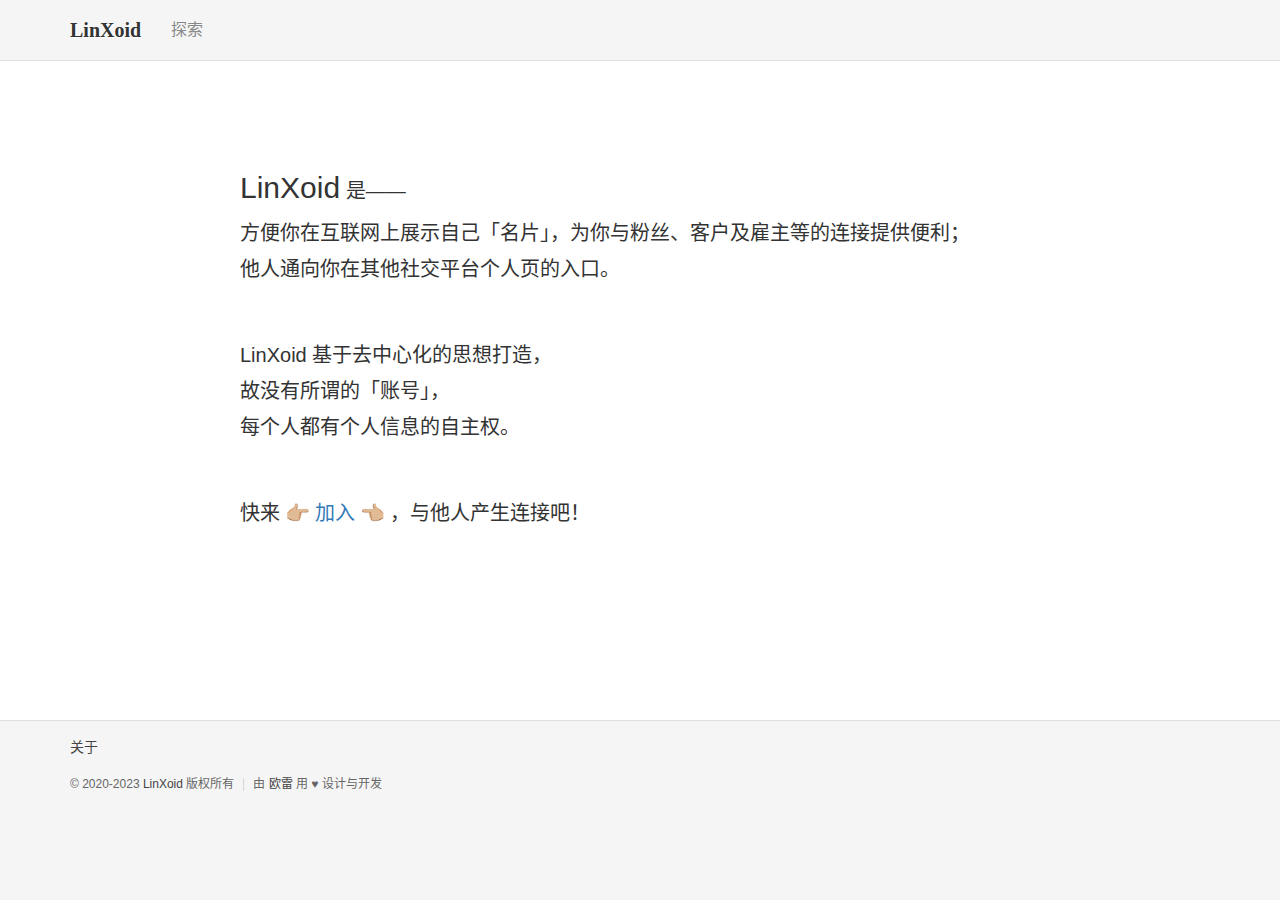
<file: index.html>
<!DOCTYPE html> <html lang="zh-CN" dir="ltr"> <head> <meta charset="UTF-8"> <!-- SEO --> <title>LinXoid - Linker between people</title> <meta property="og:title" content="LinXoid"> <link rel="canonical" href="https://linxoid.com/"> <meta property="og:url" content="https://linxoid.com/"> <meta property="og:site_name" content="LinXoid"> <script type="application/ld+json"> { "@context" : "http://schema.org", "@type" : "WebSite", "name" : "LinXoid", "url" : "https://linxoid.com" } </script> <meta property="og:type" content="article"> <meta property="article:published_time" content="2023-08-22T10:14:34+08:00"> <link rel="prev" href="https://linxoid.com/explore/" title="探索发现"> <script type="application/ld+json"> { "@context": "http://schema.org", "@type": "NewsArticle", "headline": null, "image": null, "datePublished": "2023-08-22T10:14:34+08:00", "description": null } </script> <link rel="author" href="https://linxoid.com"> <!-- 页面渲染兼容性 --> <meta http-equiv="X-UA-Compatible" content="IE=edge"> <meta name="renderer" content="webkit"> <meta name="viewport" content="width=device-width,initial-scale=1.0"> <!-- 订阅 --> <link type="application/atom+xml" rel="alternate" href="https://linxoid.com/atom.xml" title="LinXoid" /> <meta name="theme-color" content="#0871ab"> <link type="application/rss+xml" rel="alternate" href="///rss.xml" title="LinXoid"> <!-- 站点 icon --> <link rel="icon" href="/assets/favicon-3e749ca030e3b71eb2662d947c789061d2da9e0f4ee5f3360cfa9ccbe053c8ba.ico"> <!-- 静态资源 --> <link type="text/css" rel="stylesheet" href="/assets/disqusjs.min-b077139304675330d06888b873bd88158951637593a3c17c4674bc855caf71af.css"> <link type="text/css" rel="stylesheet" href="/assets/global-b623500154e70cdef18bd463a0ef409c46da6d1ad99756cf169ddb354874bcbc.css"> <link type="text/css" rel="stylesheet" href="/assets/share-2811f36e337fef8021089414f657904b7e88db17d8ecade0688c8c3f5e632a5c.css"><link type="text/css" rel="stylesheet" href="/assets/pages/index-6c2f76ee634c2484989c53e7cc2c913c3262b0ddffbb4b6e9c05a7a546740c6a.css"><link type="text/css" rel="stylesheet" href="/assets/pages/main-index-cbed18245ea3f2b9ba474d135f8c17a3b4e790d945fb40028595fa3df297dbe7.css"> <script type="text/javascript" src="/assets/global-b3a80dd53acf48ad7228d6fd741dba15d3845cbc3783bdbbf7244151a45628aa.js"></script> <!--[if lt IE 9]> <script type="text/javascript" src="/assets/support_ie8-e3b0c44298fc1c149afbf4c8996fb92427ae41e4649b934ca495991b7852b855.js"></script> <![endif]--> </head> <body class="Page" itemscope itemtype="http://schema.org/WebPage"> <header class="Page-header"> <div class="navbar navbar-static-top"> <div class="container"> <div class="navbar-header"> <button class="navbar-toggle collapsed" type="button" data-target=".Page-navs" data-toggle="collapse"> <span class="sr-only">切换导航</span> <span class="icon-bar"></span> <span class="icon-bar"></span> <span class="icon-bar"></span> </button> <a href="/" class="navbar-brand" title="回到首页">LinXoid</a> </div> <!-- 导航 --> <nav class="Page-navs navbar-collapse collapse"> <ul class="nav navbar-nav"> <li><a href="/explore/">探索</a></li> </ul> </nav> </div> </div> </header> <main class="Page-content"> <div class="container"> <article class="Page-main"> <div> <p><span class="BrandName">LinXoid</span> 是——<br>方便你在互联网上展示自己「名片」，为你与粉丝、客户及雇主等的连接提供便利；<br>他人通向你在其他社交平台个人页的入口。</p> <p>LinXoid 基于去中心化的思想打造，<br>故没有所谓的「账号」，<br>每个人都有个人信息的自主权。</p> <p>快来<a class="JoinLink" href="https://meta.linxoid.com/guides/" target="_blank" rel="external nofollow">加入</a>，与他人产生连接吧！</p> </div> </article> </div> </main> <footer class="Page-footer Footer"> <div class="container"> <div class="Footer-description"> <!-- 重要链接 --> <nav class="Footer-navs"> <ul> <li><a href="/about/"><span>关于</span></a></li> </ul> </nav> <!-- 网站版权 --> <div class="Footer-copyright"> <p>&copy; 2020-2023 <a href="/">LinXoid</a> 版权所有</p> <p>由 <a href="https://ourai.ws/" title="访问「欧雷流」" target="_blank" rel="external nofollow">欧雷</a> 用 ♥ 设计与开发</p> </div> </div> </div> </footer> <script type="text/javascript" src="/assets/share.min-3155ee636b84a04d036e0f1ba833227d3fd03a4c58a6f2e21c9ceb1c5d0198c7.js"></script><script type="text/javascript" src="/assets/components-a266f21fe1dfd61bebf40e74872cbf901eb3e201f7d33e9e5d5af9a55f4b24ea.js"></script> </body> </html>
</file>
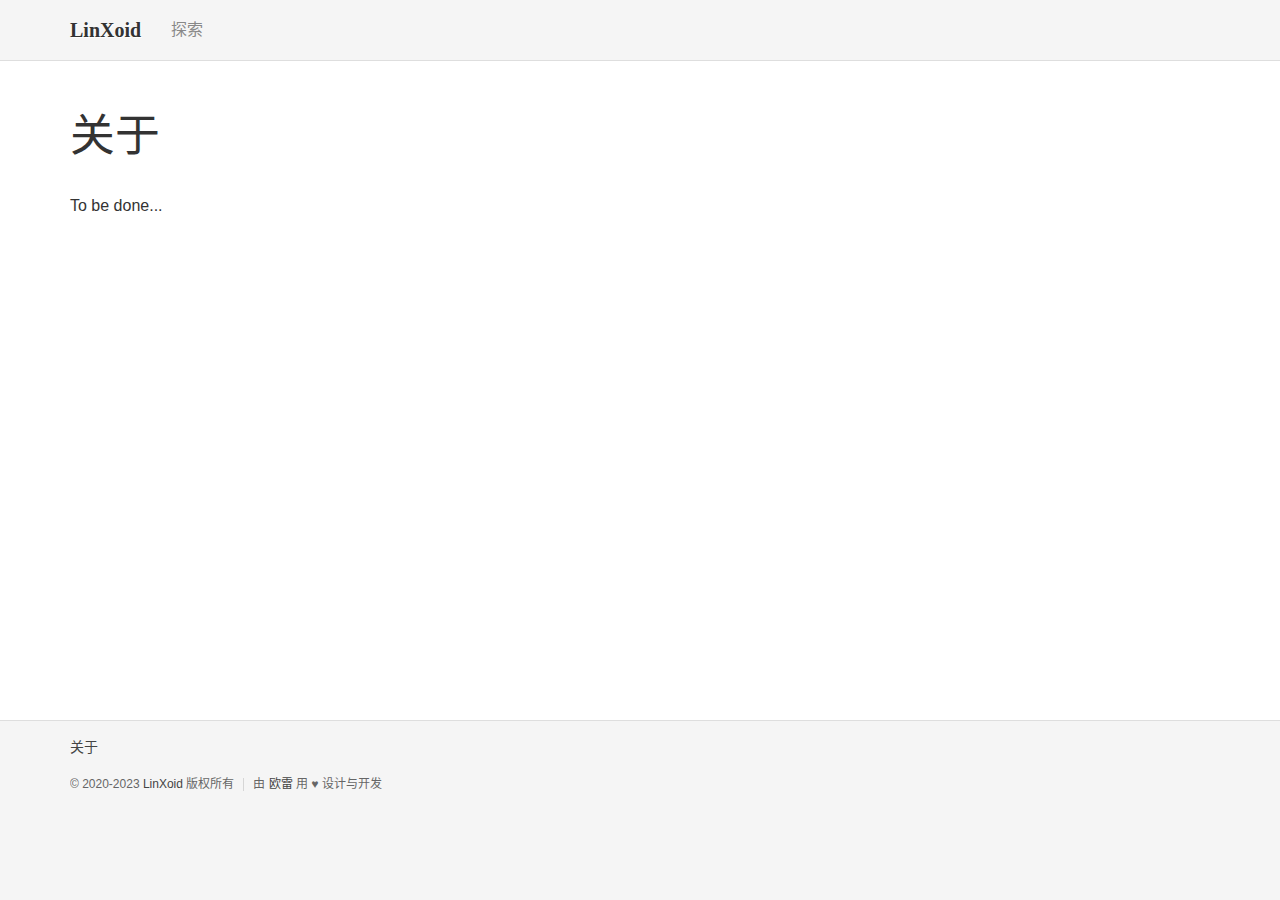
<file: about/index.html>
<!DOCTYPE html> <html lang="zh-CN" dir="ltr"> <head> <meta charset="UTF-8"> <!-- SEO --> <title>关于</title> <meta property="og:title" content="关于"> <meta name="description" content="To be done..."> <meta property="og:description" content="To be done..."> <link rel="canonical" href="https://linxoid.com/about/"> <meta property="og:url" content="https://linxoid.com/about/"> <meta property="og:site_name" content="LinXoid"> <script type="application/ld+json"> { "@context" : "http://schema.org", "@type" : "WebSite", "name" : "LinXoid", "url" : "https://linxoid.com" } </script> <meta property="og:type" content="article"> <meta property="article:published_time" content="2023-08-22T10:14:34+08:00"> <link rel="next" href="https://linxoid.com/categories/" title="文章类别"> <link rel="prev" href="https://linxoid.com/404.html" title="警察局"> <script type="application/ld+json"> { "@context": "http://schema.org", "@type": "NewsArticle", "headline": "关于", "image": null, "datePublished": "2023-08-22T10:14:34+08:00", "description": "To be done..." } </script> <link rel="author" href="https://linxoid.com"> <!-- 页面渲染兼容性 --> <meta http-equiv="X-UA-Compatible" content="IE=edge"> <meta name="renderer" content="webkit"> <meta name="viewport" content="width=device-width,initial-scale=1.0"> <!-- 订阅 --> <link type="application/atom+xml" rel="alternate" href="https://linxoid.com/atom.xml" title="LinXoid" /> <meta name="theme-color" content="#0871ab"> <link type="application/rss+xml" rel="alternate" href="///rss.xml" title="LinXoid"> <!-- 站点 icon --> <link rel="icon" href="/assets/favicon-3e749ca030e3b71eb2662d947c789061d2da9e0f4ee5f3360cfa9ccbe053c8ba.ico"> <!-- 静态资源 --> <link type="text/css" rel="stylesheet" href="/assets/disqusjs.min-b077139304675330d06888b873bd88158951637593a3c17c4674bc855caf71af.css"> <link type="text/css" rel="stylesheet" href="/assets/global-b623500154e70cdef18bd463a0ef409c46da6d1ad99756cf169ddb354874bcbc.css"> <link type="text/css" rel="stylesheet" href="/assets/share-2811f36e337fef8021089414f657904b7e88db17d8ecade0688c8c3f5e632a5c.css"> <script type="text/javascript" src="/assets/global-b3a80dd53acf48ad7228d6fd741dba15d3845cbc3783bdbbf7244151a45628aa.js"></script> <!--[if lt IE 9]> <script type="text/javascript" src="/assets/support_ie8-e3b0c44298fc1c149afbf4c8996fb92427ae41e4649b934ca495991b7852b855.js"></script> <![endif]--> </head> <body class="Page" itemscope itemtype="http://schema.org/WebPage"> <header class="Page-header"> <div class="navbar navbar-static-top"> <div class="container"> <div class="navbar-header"> <button class="navbar-toggle collapsed" type="button" data-target=".Page-navs" data-toggle="collapse"> <span class="sr-only">切换导航</span> <span class="icon-bar"></span> <span class="icon-bar"></span> <span class="icon-bar"></span> </button> <a href="/" class="navbar-brand" title="回到首页">LinXoid</a> </div> <!-- 导航 --> <nav class="Page-navs navbar-collapse collapse"> <ul class="nav navbar-nav"> <li><a href="/explore/">探索</a></li> </ul> </nav> </div> </div> </header> <main class="Page-content"> <!-- 内容主体 --> <div class="container"> <article class="Page-main Article"> <header class="Article-header"> <h1 class="Article-title">关于</h1> </header> <div class="Article-content col-md-9"><p>To be done...</p> </div> </article> </div> </main> <footer class="Page-footer Footer"> <div class="container"> <div class="Footer-description"> <!-- 重要链接 --> <nav class="Footer-navs"> <ul> <li><a href="/about/"><span>关于</span></a></li> </ul> </nav> <!-- 网站版权 --> <div class="Footer-copyright"> <p>&copy; 2020-2023 <a href="/">LinXoid</a> 版权所有</p> <p>由 <a href="https://ourai.ws/" title="访问「欧雷流」" target="_blank" rel="external nofollow">欧雷</a> 用 ♥ 设计与开发</p> </div> </div> </div> </footer> <script type="text/javascript" src="/assets/share.min-3155ee636b84a04d036e0f1ba833227d3fd03a4c58a6f2e21c9ceb1c5d0198c7.js"></script><script type="text/javascript" src="/assets/components-a266f21fe1dfd61bebf40e74872cbf901eb3e201f7d33e9e5d5af9a55f4b24ea.js"></script> </body> </html>
</file>
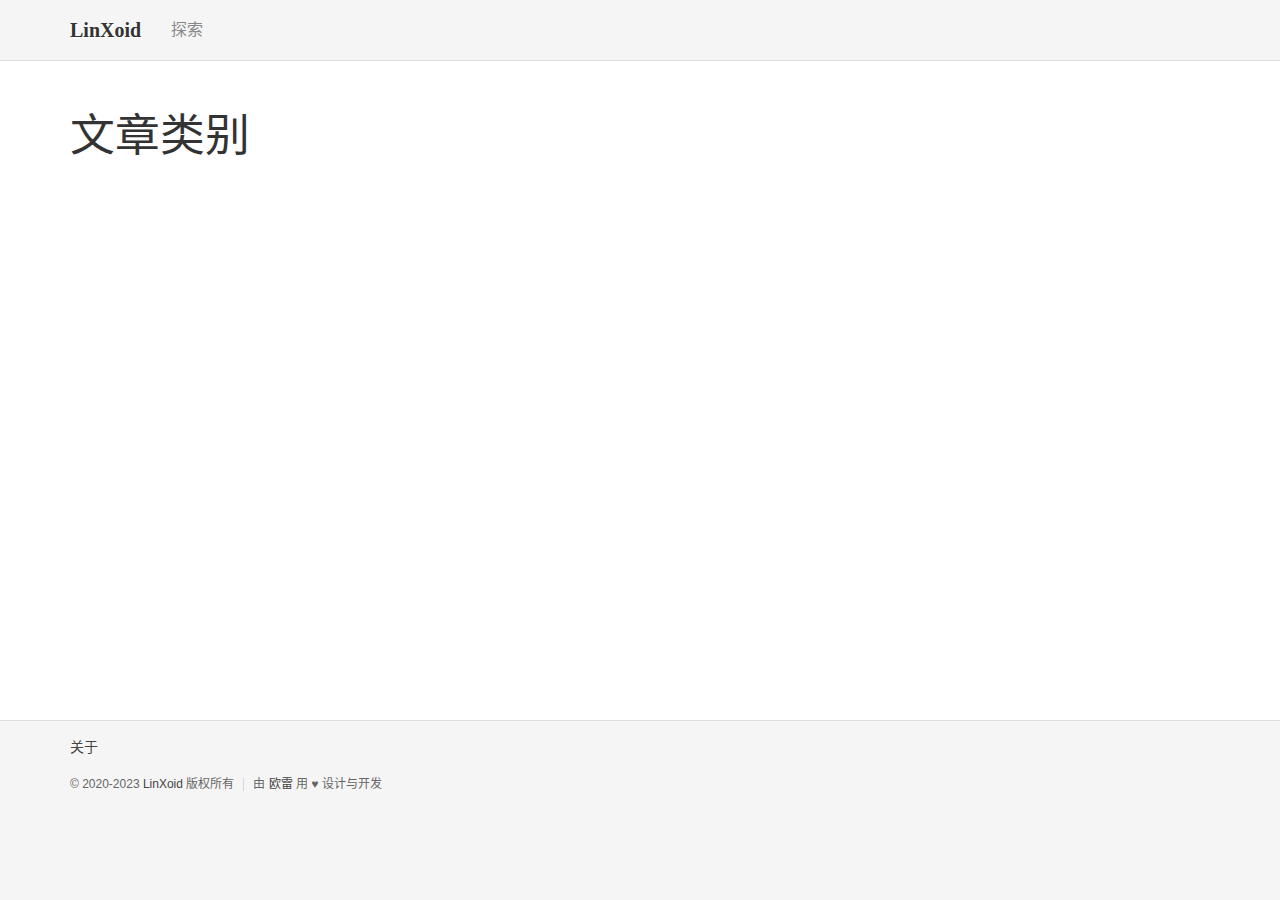
<file: categories/index.html>
<!DOCTYPE html> <html lang="zh-CN" dir="ltr"> <head> <meta charset="UTF-8"> <!-- SEO --> <title>文章类别</title> <meta property="og:title" content="文章类别"> <meta name="description" content=""> <meta property="og:description" content=""> <link rel="canonical" href="https://linxoid.com/categories/"> <meta property="og:url" content="https://linxoid.com/categories/"> <meta property="og:site_name" content="LinXoid"> <script type="application/ld+json"> { "@context" : "http://schema.org", "@type" : "WebSite", "name" : "LinXoid", "url" : "https://linxoid.com" } </script> <meta property="og:type" content="article"> <meta property="article:published_time" content="2023-08-22T10:14:34+08:00"> <link rel="next" href="https://linxoid.com/explore/" title="探索发现"> <link rel="prev" href="https://linxoid.com/about/" title="关于"> <script type="application/ld+json"> { "@context": "http://schema.org", "@type": "NewsArticle", "headline": "文章类别", "image": null, "datePublished": "2023-08-22T10:14:34+08:00", "description": "" } </script> <link rel="author" href="https://linxoid.com"> <!-- 页面渲染兼容性 --> <meta http-equiv="X-UA-Compatible" content="IE=edge"> <meta name="renderer" content="webkit"> <meta name="viewport" content="width=device-width,initial-scale=1.0"> <!-- 订阅 --> <link type="application/atom+xml" rel="alternate" href="https://linxoid.com/atom.xml" title="LinXoid" /> <meta name="theme-color" content="#0871ab"> <link type="application/rss+xml" rel="alternate" href="///rss.xml" title="LinXoid"> <!-- 站点 icon --> <link rel="icon" href="/assets/favicon-3e749ca030e3b71eb2662d947c789061d2da9e0f4ee5f3360cfa9ccbe053c8ba.ico"> <!-- 静态资源 --> <link type="text/css" rel="stylesheet" href="/assets/disqusjs.min-b077139304675330d06888b873bd88158951637593a3c17c4674bc855caf71af.css"> <link type="text/css" rel="stylesheet" href="/assets/global-b623500154e70cdef18bd463a0ef409c46da6d1ad99756cf169ddb354874bcbc.css"> <link type="text/css" rel="stylesheet" href="/assets/share-2811f36e337fef8021089414f657904b7e88db17d8ecade0688c8c3f5e632a5c.css"> <script type="text/javascript" src="/assets/global-b3a80dd53acf48ad7228d6fd741dba15d3845cbc3783bdbbf7244151a45628aa.js"></script> <!--[if lt IE 9]> <script type="text/javascript" src="/assets/support_ie8-e3b0c44298fc1c149afbf4c8996fb92427ae41e4649b934ca495991b7852b855.js"></script> <![endif]--> </head> <body class="Page" itemscope itemtype="http://schema.org/WebPage"> <header class="Page-header"> <div class="navbar navbar-static-top"> <div class="container"> <div class="navbar-header"> <button class="navbar-toggle collapsed" type="button" data-target=".Page-navs" data-toggle="collapse"> <span class="sr-only">切换导航</span> <span class="icon-bar"></span> <span class="icon-bar"></span> <span class="icon-bar"></span> </button> <a href="/" class="navbar-brand" title="回到首页">LinXoid</a> </div> <!-- 导航 --> <nav class="Page-navs navbar-collapse collapse"> <ul class="nav navbar-nav"> <li><a href="/explore/">探索</a></li> </ul> </nav> </div> </div> </header> <main class="Page-content"> <!-- 内容主体 --> <div class="container"> <article class="Page-main Article"> <header class="Article-header"> <h1 class="Article-title">文章类别</h1> </header> <div class="Article-content col-md-9"> <section> <ul> </ul> </section> </div> </article> </div> </main> <footer class="Page-footer Footer"> <div class="container"> <div class="Footer-description"> <!-- 重要链接 --> <nav class="Footer-navs"> <ul> <li><a href="/about/"><span>关于</span></a></li> </ul> </nav> <!-- 网站版权 --> <div class="Footer-copyright"> <p>&copy; 2020-2023 <a href="/">LinXoid</a> 版权所有</p> <p>由 <a href="https://ourai.ws/" title="访问「欧雷流」" target="_blank" rel="external nofollow">欧雷</a> 用 ♥ 设计与开发</p> </div> </div> </div> </footer> <script type="text/javascript" src="/assets/share.min-3155ee636b84a04d036e0f1ba833227d3fd03a4c58a6f2e21c9ceb1c5d0198c7.js"></script><script type="text/javascript" src="/assets/components-a266f21fe1dfd61bebf40e74872cbf901eb3e201f7d33e9e5d5af9a55f4b24ea.js"></script> </body> </html>
</file>
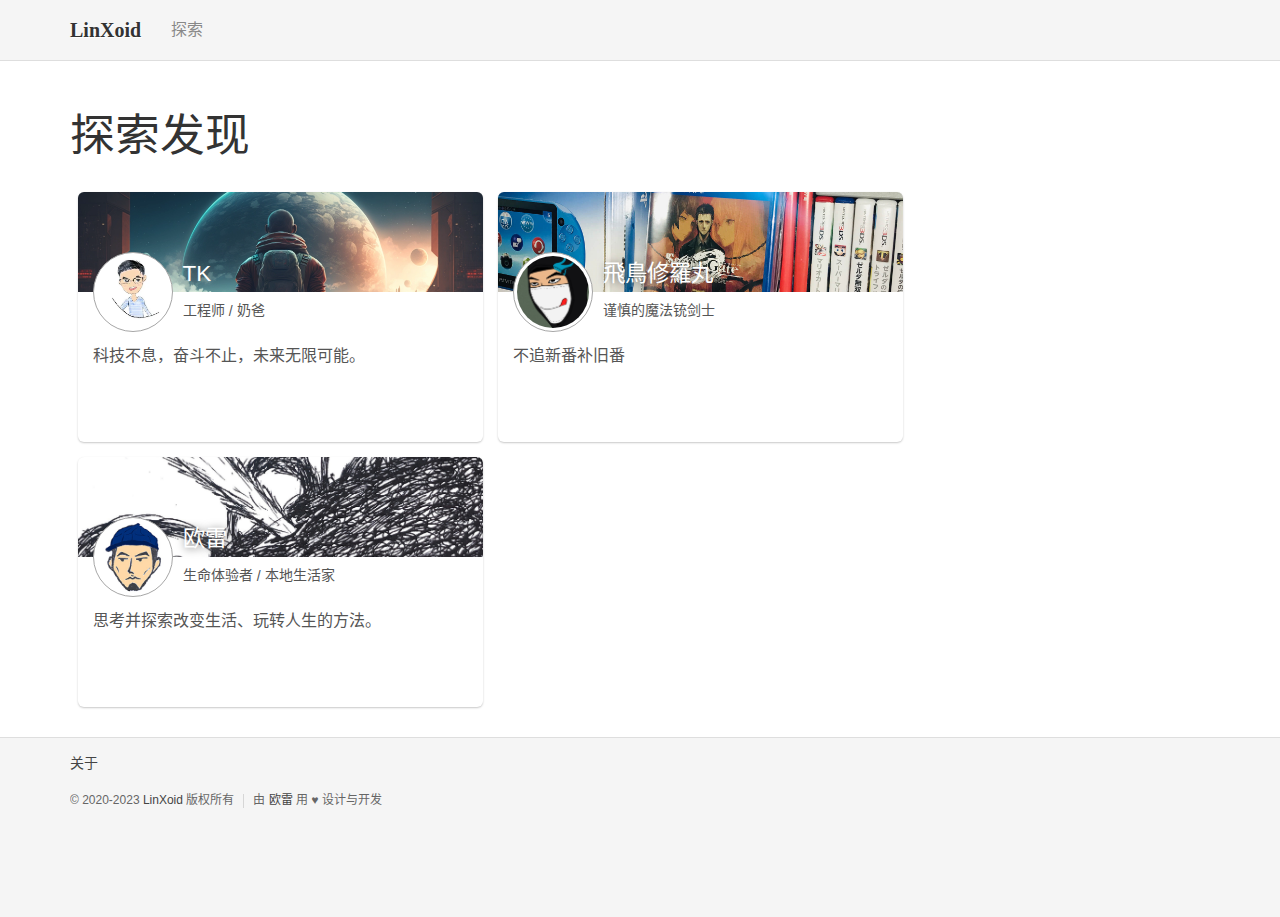
<file: explore/index.html>
<!DOCTYPE html> <html lang="zh-CN" dir="ltr"> <head> <meta charset="UTF-8"> <!-- SEO --> <title>探索发现</title> <meta property="og:title" content="探索发现"> <meta name="description" content=" TK 工程师 奶爸 科技不息，奋斗不止，未来无限可能。 飛鳥修羅丸 谨慎的魔法铳剑士 不追新番补旧番 欧雷 生命体验者 本地生活家 思考并探索改变生活、玩转人生的方法。 "> <meta property="og:description" content=" TK 工程师 奶爸 科技不息，奋斗不止，未来无限可能。 飛鳥修羅丸 谨慎的魔法铳剑士 不追新番补旧番 欧雷 生命体验者 本地生活家 思考并探索改变生活、玩转人生的方法。 "> <link rel="canonical" href="https://linxoid.com/explore/"> <meta property="og:url" content="https://linxoid.com/explore/"> <meta property="og:site_name" content="LinXoid"> <script type="application/ld+json"> { "@context" : "http://schema.org", "@type" : "WebSite", "name" : "LinXoid", "url" : "https://linxoid.com" } </script> <meta property="og:type" content="article"> <meta property="article:published_time" content="2023-08-22T10:14:34+08:00"> <link rel="next" href="https://linxoid.com/" title=""> <link rel="prev" href="https://linxoid.com/categories/" title="文章类别"> <script type="application/ld+json"> { "@context": "http://schema.org", "@type": "NewsArticle", "headline": "探索发现", "image": null, "datePublished": "2023-08-22T10:14:34+08:00", "description": " TK 工程师 奶爸 科技不息，奋斗不止，未来无限可能。 飛鳥修羅丸 谨慎的魔法铳剑士 不追新番补旧番 欧雷 生命体验者 本地生活家 思考并探索改变生活、玩转人生的方法。 " } </script> <link rel="author" href="https://linxoid.com"> <!-- 页面渲染兼容性 --> <meta http-equiv="X-UA-Compatible" content="IE=edge"> <meta name="renderer" content="webkit"> <meta name="viewport" content="width=device-width,initial-scale=1.0"> <!-- 订阅 --> <link type="application/atom+xml" rel="alternate" href="https://linxoid.com/atom.xml" title="LinXoid" /> <meta name="theme-color" content="#0871ab"> <link type="application/rss+xml" rel="alternate" href="///rss.xml" title="LinXoid"> <!-- 站点 icon --> <link rel="icon" href="/assets/favicon-3e749ca030e3b71eb2662d947c789061d2da9e0f4ee5f3360cfa9ccbe053c8ba.ico"> <!-- 静态资源 --> <link type="text/css" rel="stylesheet" href="/assets/disqusjs.min-b077139304675330d06888b873bd88158951637593a3c17c4674bc855caf71af.css"> <link type="text/css" rel="stylesheet" href="/assets/global-b623500154e70cdef18bd463a0ef409c46da6d1ad99756cf169ddb354874bcbc.css"> <link type="text/css" rel="stylesheet" href="/assets/share-2811f36e337fef8021089414f657904b7e88db17d8ecade0688c8c3f5e632a5c.css"> <link type="text/css" rel="stylesheet" href="/assets/pages/people-4e8732783e9d04ba1d643b7e85643e36b5f0c1c549ae7909e4db6635cf4d482f.css"> <script type="text/javascript" src="/assets/global-b3a80dd53acf48ad7228d6fd741dba15d3845cbc3783bdbbf7244151a45628aa.js"></script> <!--[if lt IE 9]> <script type="text/javascript" src="/assets/support_ie8-e3b0c44298fc1c149afbf4c8996fb92427ae41e4649b934ca495991b7852b855.js"></script> <![endif]--> </head> <body class="Page" itemscope itemtype="http://schema.org/WebPage"> <header class="Page-header"> <div class="navbar navbar-static-top"> <div class="container"> <div class="navbar-header"> <button class="navbar-toggle collapsed" type="button" data-target=".Page-navs" data-toggle="collapse"> <span class="sr-only">切换导航</span> <span class="icon-bar"></span> <span class="icon-bar"></span> <span class="icon-bar"></span> </button> <a href="/" class="navbar-brand" title="回到首页">LinXoid</a> </div> <!-- 导航 --> <nav class="Page-navs navbar-collapse collapse"> <ul class="nav navbar-nav"> <li><a href="/explore/">探索</a></li> </ul> </nav> </div> </div> </header> <main class="Page-content"> <!-- 内容主体 --> <div class="container"> <article class="Page-main Article"> <header class="Article-header"> <h1 class="Article-title">探索发现</h1> </header> <div class="Article-content col-md-9"><div class="Grid"> <div class="Grid-item"> <div class="Card Person"> <a class="Card-link Person-link" href="/tk103331/"> <div class="Person-header has-banner" style="background-image: url('/assets/people/tk103331/banner-dcfb227d99ba5c5d008c7b466eaef40036fb057cd0803380b3d865263e453a1b.png');"> <div class="Person-brief"> <img class="Person-avatar" src="/assets/people/tk103331/avatar-2d34ce03e729adcef4acc8cd4e8bc4d34b05a4bfa33252c507d96f8a3a96ba7e.png" alt="TK"> <h3 class="Person-name" data-toc-skip="true">TK</h3> <ul class="Person-professions"> <li>工程师</li> <li>奶爸</li> </ul> </div> </div> <div class="Person-body"> <div class="Person-description">科技不息，奋斗不止，未来无限可能。</div> </div> </a> </div> </div> <div class="Grid-item"> <div class="Card Person"> <a class="Card-link Person-link" href="/shuramaru/"> <div class="Person-header has-banner" style="background-image: url('/assets/people/shuramaru/banner-b52cd04160efa1de7db29a7245960c5e2d3862a9c883044be6618bb5a1036a40.jpg');"> <div class="Person-brief"> <img class="Person-avatar" src="/assets/people/shuramaru/avatar-8627553ed0d7534ac25c9b16f7f204f002cc4187b5b887e84c90b81cd183ec17.png" alt="飛鳥修羅丸"> <h3 class="Person-name" data-toc-skip="true">飛鳥修羅丸</h3> <ul class="Person-professions"> <li>谨慎的魔法铳剑士</li> </ul> </div> </div> <div class="Person-body"> <div class="Person-description">不追新番补旧番</div> </div> </a> </div> </div> <div class="Grid-item"> <div class="Card Person"> <a class="Card-link Person-link" href="/ourai/"> <div class="Person-header has-banner" style="background-image: url('/assets/people/ourai/banner-02f4144b175983bffb785444c6bc206935898227e3fe410ade40e5f623317c9c.jpg');"> <div class="Person-brief"> <img class="Person-avatar" src="/assets/people/ourai/avatar-486ed9e17caab1f80862dbf4169304272febc00213347731af5980055148b1e7.jpg" alt="欧雷"> <h3 class="Person-name" data-toc-skip="true">欧雷</h3> <ul class="Person-professions"> <li>生命体验者</li> <li>本地生活家</li> </ul> </div> </div> <div class="Person-body"> <div class="Person-description">思考并探索改变生活、玩转人生的方法。</div> </div> </a> </div> </div> </div> </div> </article> </div> </main> <footer class="Page-footer Footer"> <div class="container"> <div class="Footer-description"> <!-- 重要链接 --> <nav class="Footer-navs"> <ul> <li><a href="/about/"><span>关于</span></a></li> </ul> </nav> <!-- 网站版权 --> <div class="Footer-copyright"> <p>&copy; 2020-2023 <a href="/">LinXoid</a> 版权所有</p> <p>由 <a href="https://ourai.ws/" title="访问「欧雷流」" target="_blank" rel="external nofollow">欧雷</a> 用 ♥ 设计与开发</p> </div> </div> </div> </footer> <script type="text/javascript" src="/assets/share.min-3155ee636b84a04d036e0f1ba833227d3fd03a4c58a6f2e21c9ceb1c5d0198c7.js"></script><script type="text/javascript" src="/assets/components-a266f21fe1dfd61bebf40e74872cbf901eb3e201f7d33e9e5d5af9a55f4b24ea.js"></script> </body> </html>
</file>
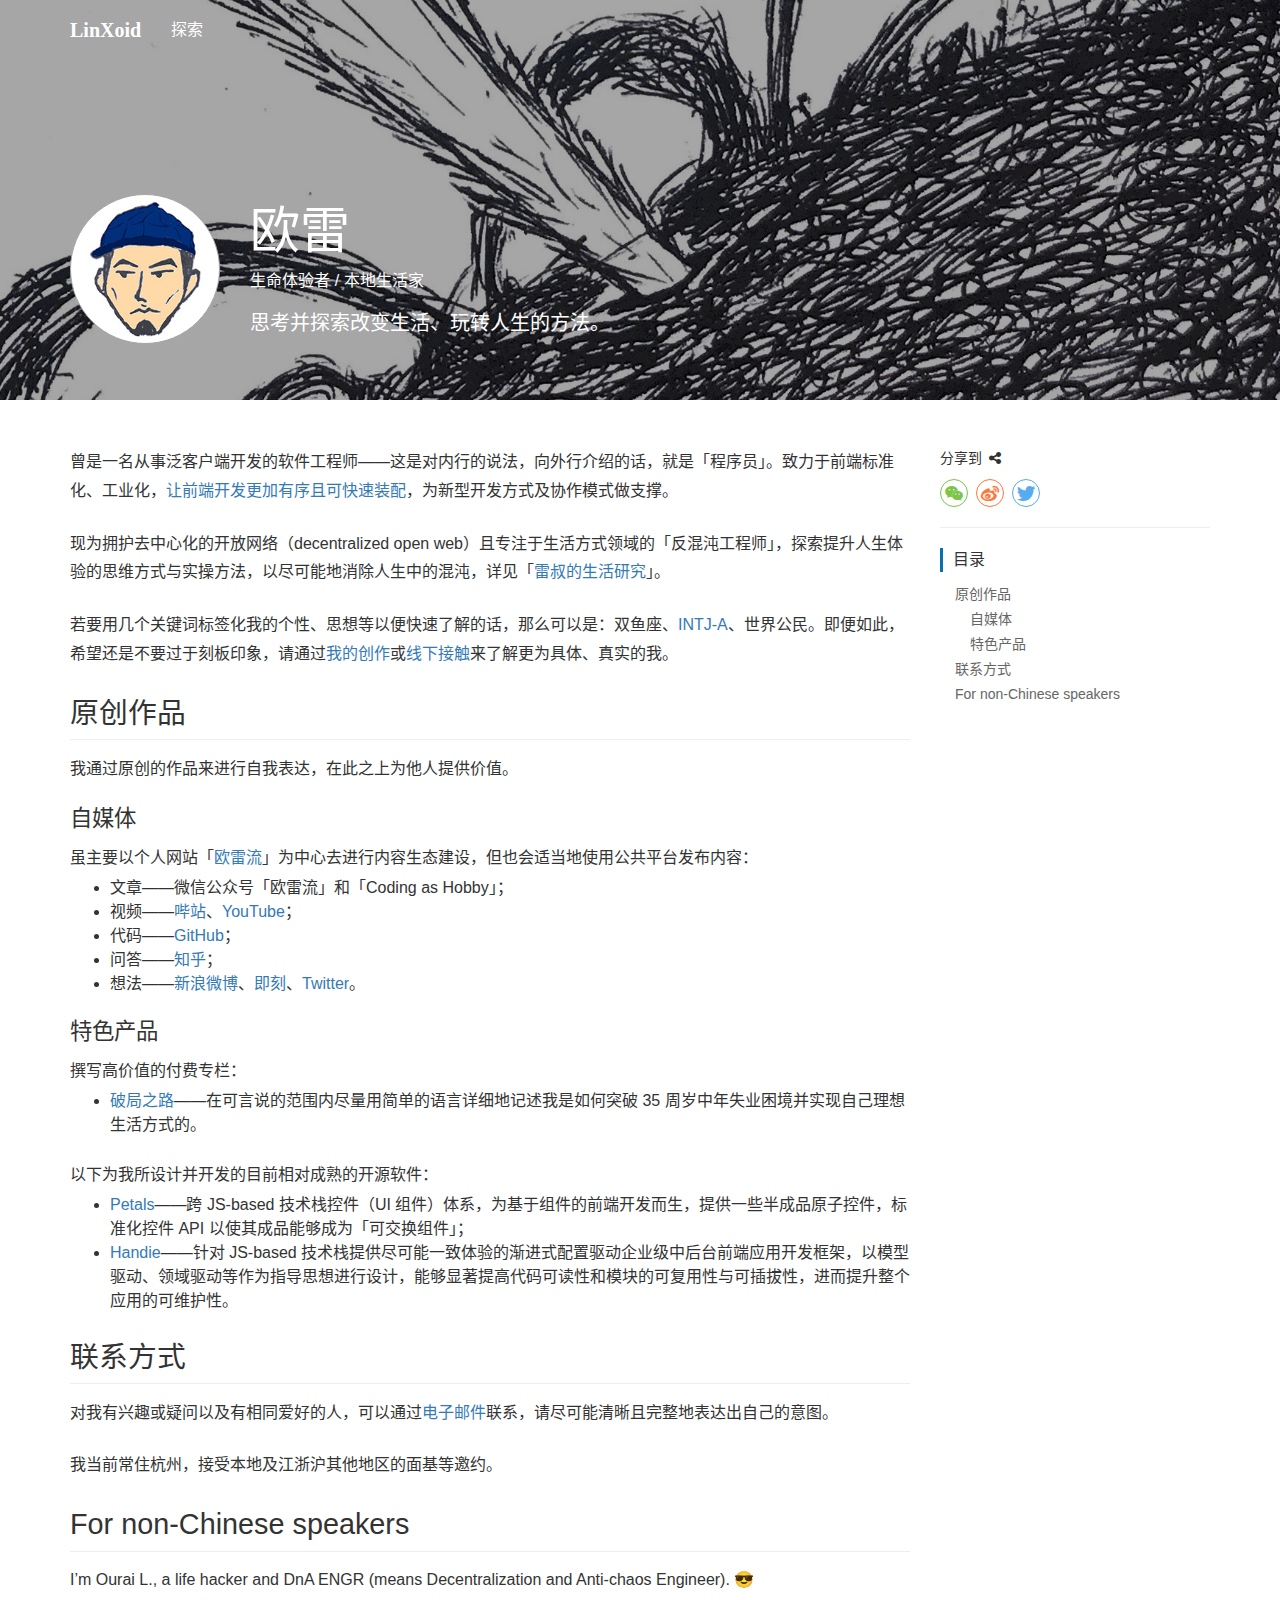
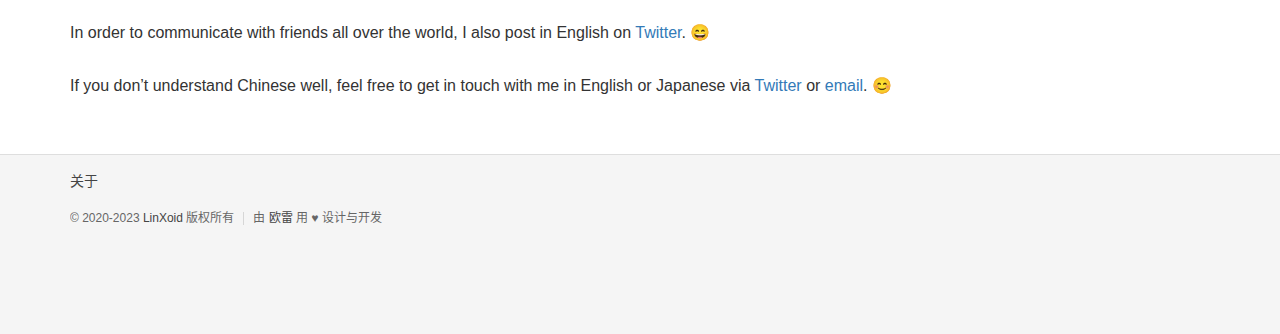
<file: ourai/index.html>
<!DOCTYPE html> <html lang="zh-CN" dir="ltr"> <head> <meta charset="UTF-8"> <!-- SEO --> <title>欧雷：反混沌工程师</title> <meta property="og:title" content="欧雷：反混沌工程师"> <meta name="description" content="思考并探索改变生活、玩转人生的方法。"> <meta property="og:description" content="思考并探索改变生活、玩转人生的方法。"> <link rel="canonical" href="https://linxoid.com/ourai/"> <meta property="og:url" content="https://linxoid.com/ourai/"> <meta property="og:site_name" content="LinXoid"> <script type="application/ld+json"> { "@context" : "http://schema.org", "@type" : "WebSite", "name" : "LinXoid", "url" : "https://linxoid.com" } </script> <meta property="og:image" content="https://linxoid.com/assets/people/ourai/avatar-486ed9e17caab1f80862dbf4169304272febc00213347731af5980055148b1e7.jpg"> <meta property="og:type" content="article"> <meta property="article:published_time" content="2023-08-22T10:14:34+08:00"> <link rel="next" href="https://linxoid.com/shuramaru/" title="飛鳥修羅丸"> <script type="application/ld+json"> { "@context": "http://schema.org", "@type": "NewsArticle", "headline": "欧雷", "image": "/assets/people/ourai/avatar-486ed9e17caab1f80862dbf4169304272febc00213347731af5980055148b1e7.jpg", "datePublished": "2023-08-22T10:14:34+08:00", "description": "思考并探索改变生活、玩转人生的方法。" } </script> <link rel="author" href="https://linxoid.com"> <!-- 页面渲染兼容性 --> <meta http-equiv="X-UA-Compatible" content="IE=edge"> <meta name="renderer" content="webkit"> <meta name="viewport" content="width=device-width,initial-scale=1.0"> <!-- 订阅 --> <link type="application/atom+xml" rel="alternate" href="https://linxoid.com/atom.xml" title="LinXoid" /> <meta name="theme-color" content="#0871ab"> <link type="application/rss+xml" rel="alternate" href="///rss.xml" title="LinXoid"> <!-- 站点 icon --> <link rel="icon" href="/assets/favicon-3e749ca030e3b71eb2662d947c789061d2da9e0f4ee5f3360cfa9ccbe053c8ba.ico"> <!-- 静态资源 --> <link type="text/css" rel="stylesheet" href="/assets/disqusjs.min-b077139304675330d06888b873bd88158951637593a3c17c4674bc855caf71af.css"> <link type="text/css" rel="stylesheet" href="/assets/global-b623500154e70cdef18bd463a0ef409c46da6d1ad99756cf169ddb354874bcbc.css"> <link type="text/css" rel="stylesheet" href="/assets/share-2811f36e337fef8021089414f657904b7e88db17d8ecade0688c8c3f5e632a5c.css"> <link type="text/css" rel="stylesheet" href="/assets/pages/person-cf975e0a1ad18472175929f00b4a7bcc75f766ae780ab824234050f9bbdc3328.css"> <script type="text/javascript" src="/assets/global-b3a80dd53acf48ad7228d6fd741dba15d3845cbc3783bdbbf7244151a45628aa.js"></script> <!--[if lt IE 9]> <script type="text/javascript" src="/assets/support_ie8-e3b0c44298fc1c149afbf4c8996fb92427ae41e4649b934ca495991b7852b855.js"></script> <![endif]--> </head> <body class="Page has-headerImage" itemscope itemtype="http://schema.org/WebPage"> <header class="Page-header"> <div class="navbar navbar-static-top"> <div class="container"> <div class="navbar-header"> <button class="navbar-toggle collapsed" type="button" data-target=".Page-navs" data-toggle="collapse"> <span class="sr-only">切换导航</span> <span class="icon-bar"></span> <span class="icon-bar"></span> <span class="icon-bar"></span> </button> <a href="/" class="navbar-brand" title="回到首页">LinXoid</a> </div> <!-- 导航 --> <nav class="Page-navs navbar-collapse collapse"> <ul class="nav navbar-nav"> <li><a href="/explore/">探索</a></li> </ul> </nav> </div> </div> </header> <main class="Page-content"> <!-- 页面横幅 --> <div class="Page-banner hidden-xs" style="background-image: url(/assets/people/ourai/banner-02f4144b175983bffb785444c6bc206935898227e3fe410ade40e5f623317c9c.jpg);"> <figure class="sr-only"> <img src="/assets/people/ourai/banner-02f4144b175983bffb785444c6bc206935898227e3fe410ade40e5f623317c9c.jpg" alt="Anti-chaos"> <figcaption>Anti-chaos</figcaption> </figure> </div> <!-- 内容主体 --> <div class="container"> <article class="Page-main Article"> <header class="Article-header"> <p><img class="Profile-avatar" src="/assets/people/ourai/avatar-486ed9e17caab1f80862dbf4169304272febc00213347731af5980055148b1e7.jpg" alt="欧雷" /></p> <div class="Profile-brief"> <h1 class="Profile-heading">欧雷</h1> <ul class="Profile-professions"><li>生命体验者</li><li>本地生活家</li></ul> <p class="Profile-description">思考并探索改变生活、玩转人生的方法。</p> </div> </header> <div class="Article-content col-md-9"><p>曾是一名从事泛客户端开发的软件工程师——这是对内行的说法，向外行介绍的话，就是「程序员」。致力于前端标准化、工业化，<a href="https://ntks.ourai.ws/" title="反混沌" target="_blank" rel="external nofollow">让前端开发更加有序且可快速装配</a>，为新型开发方式及协作模式做支撑。</p> <p>现为拥护去中心化的开放网络（decentralized open web）且专注于生活方式领域的「反混沌工程师」，探索提升人生体验的思维方式与实操方法，以尽可能地消除人生中的混沌，详见「<a href="https://oreilia.com/projects/ourais-life-research/" target="_blank" rel="external nofollow">雷叔的生活研究</a>」。</p> <p>若要用几个关键词标签化我的个性、思想等以便快速了解的话，那么可以是：双鱼座、<a href="https://www.16personalities.com/intj-personality" target="_blank" rel="external nofollow">INTJ-A</a>、世界公民。即便如此，希望还是不要过于刻板印象，请通过<a href="#works">我的创作</a>或<a href="#contact">线下接触</a>来了解更为具体、真实的我。</p> <h2 id="works">原创作品</h2> <p>我通过原创的作品来进行自我表达，在此之上为他人提供价值。</p> <h3 id="self-media">自媒体</h3> <p>虽主要以个人网站「<a href="https://ourai.ws/" target="_blank" rel="external nofollow">欧雷流</a>」为中心去进行内容生态建设，但也会适当地使用公共平台发布内容：</p> <ul> <li>文章——微信公众号「欧雷流」和「Coding as Hobby」；</li> <li>视频——<a href="https://space.bilibili.com/152919" target="_blank" rel="external nofollow">哔站</a>、<a href="https://www.youtube.com/@ourai.l" target="_blank" rel="external nofollow">YouTube</a>；</li> <li>代码——<a href="https://github.com/ourai" target="_blank" rel="external nofollow">GitHub</a>；</li> <li>问答——<a href="https://www.zhihu.com/people/ourai" target="_blank" rel="external nofollow">知乎</a>；</li> <li>想法——<a href="https://weibo.com/u/1818955207" target="_blank" rel="external nofollow">新浪微博</a>、<a href="https://web.okjike.com/u/0AD167DC-923C-4BE1-9BB0-B593BEAC0FE2" target="_blank" rel="external nofollow">即刻</a>、<a href="https://twitter.com/fxxkol" target="_blank" rel="external nofollow">Twitter</a>。</li> </ul> <h3 id="featured-products">特色产品</h3> <p>撰写高价值的付费专栏：</p> <ul> <li><a href="https://ourai.ws/series/road-to-the-final-goal/" target="_blank" rel="external nofollow">破局之路</a>——在可言说的范围内尽量用简单的语言详细地记述我是如何突破 35 周岁中年失业困境并实现自己理想生活方式的。</li> </ul> <p>以下为我所设计并开发的目前相对成熟的开源软件：</p> <ul> <li><a href="https://petals.fxxk.design/" target="_blank" rel="external nofollow">Petals</a>——跨 JS-based 技术栈控件（UI 组件）体系，为基于组件的前端开发而生，提供一些半成品原子控件，标准化控件 API 以使其成品能够成为「可交换组件」；</li> <li><a href="https://handiejs.github.io/" target="_blank" rel="external nofollow">Handie</a>——针对 JS-based 技术栈提供尽可能一致体验的渐进式配置驱动企业级中后台前端应用开发框架，以模型驱动、领域驱动等作为指导思想进行设计，能够显著提高代码可读性和模块的可复用性与可插拔性，进而提升整个应用的可维护性。</li> </ul> <h2 id="contact">联系方式</h2> <p>对我有兴趣或疑问以及有相同爱好的人，可以通过<a href="&#109;&#097;&#105;&#108;&#116;&#111;:&#111;&#117;&#114;&#097;&#105;&#114;&#121;&#117;&#064;&#103;&#109;&#097;&#105;&#108;&#046;&#099;&#111;&#109;" title="发送邮件给我" target="_blank" rel="external nofollow">电子邮件</a>联系，请尽可能清晰且完整地表达出自己的意图。</p> <p>我当前常住杭州，接受本地及江浙沪其他地区的面基等邀约。</p> <h2 id="for-non-chinese-speakers">For non-Chinese speakers</h2> <p>I’m Ourai L., a life hacker and DnA ENGR (means Decentralization and Anti-chaos Engineer). 😎</p> <p>In order to communicate with friends all over the world, I also post in English on <a href="https://twitter.com/ntksol" target="_blank" rel="external nofollow">Twitter</a>. 😄</p> <p>If you don’t understand Chinese well, feel free to get in touch with me in English or Japanese via <a href="https://twitter.com/ntksol" target="_blank" rel="external nofollow">Twitter</a> or <a href="&#109;&#097;&#105;&#108;&#116;&#111;:&#111;&#117;&#114;&#097;&#105;&#114;&#121;&#117;&#064;&#103;&#109;&#097;&#105;&#108;&#046;&#099;&#111;&#109;" target="_blank" rel="external nofollow">email</a>. 😊</p> </div> <footer class="Article-footer col-md-3"> <div class="Widget Widget--share"> <div class="Widget-body"> <p>分享到<i class="fa fa-share-alt"></i></p> <div class="social-share" data-sites="wechat,weibo,twitter"></div> </div> </div> <section class="Widget Widget--toc"> <div class="Widget-header"> <h2 class="Widget-title">目录</h2> </div> <div class="Widget-body"></div> </section> </footer> </article> </div> </main> <footer class="Page-footer Footer"> <div class="container"> <div class="Footer-description"> <!-- 重要链接 --> <nav class="Footer-navs"> <ul> <li><a href="/about/"><span>关于</span></a></li> </ul> </nav> <!-- 网站版权 --> <div class="Footer-copyright"> <p>&copy; 2020-2023 <a href="/">LinXoid</a> 版权所有</p> <p>由 <a href="https://ourai.ws/" title="访问「欧雷流」" target="_blank" rel="external nofollow">欧雷</a> 用 ♥ 设计与开发</p> </div> </div> </div> </footer> <script type="text/javascript" src="/assets/share.min-3155ee636b84a04d036e0f1ba833227d3fd03a4c58a6f2e21c9ceb1c5d0198c7.js"></script><script type="text/javascript" src="/assets/components-a266f21fe1dfd61bebf40e74872cbf901eb3e201f7d33e9e5d5af9a55f4b24ea.js"></script> </body> </html>
</file>
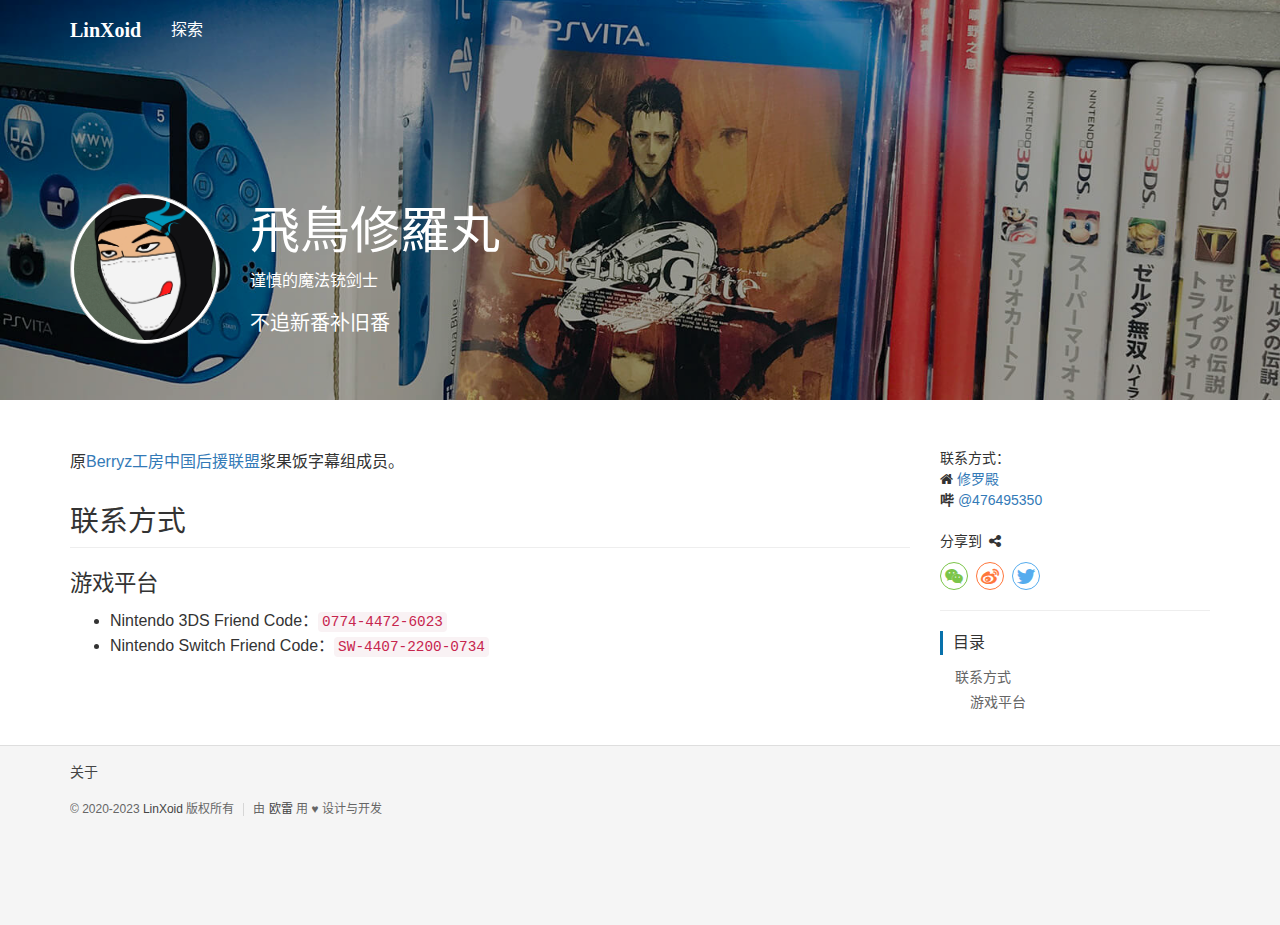
<file: shuramaru/index.html>
<!DOCTYPE html> <html lang="zh-CN" dir="ltr"> <head> <meta charset="UTF-8"> <!-- SEO --> <title>飛鳥修羅丸：狂気のマダオ</title> <meta property="og:title" content="飛鳥修羅丸：狂気のマダオ"> <meta name="description" content="不追新番补旧番"> <meta property="og:description" content="不追新番补旧番"> <link rel="canonical" href="https://linxoid.com/shuramaru/"> <meta property="og:url" content="https://linxoid.com/shuramaru/"> <meta property="og:site_name" content="LinXoid"> <script type="application/ld+json"> { "@context" : "http://schema.org", "@type" : "WebSite", "name" : "LinXoid", "url" : "https://linxoid.com" } </script> <meta property="og:image" content="https://linxoid.com/assets/people/shuramaru/avatar-8627553ed0d7534ac25c9b16f7f204f002cc4187b5b887e84c90b81cd183ec17.png"> <meta property="og:type" content="article"> <meta property="article:published_time" content="2023-08-22T10:14:34+08:00"> <link rel="next" href="https://linxoid.com/tk103331/" title="TK"> <link rel="prev" href="https://linxoid.com/ourai/" title="欧雷"> <script type="application/ld+json"> { "@context": "http://schema.org", "@type": "NewsArticle", "headline": "飛鳥修羅丸", "image": "/assets/people/shuramaru/avatar-8627553ed0d7534ac25c9b16f7f204f002cc4187b5b887e84c90b81cd183ec17.png", "datePublished": "2023-08-22T10:14:34+08:00", "description": "不追新番补旧番" } </script> <link rel="author" href="https://linxoid.com"> <!-- 页面渲染兼容性 --> <meta http-equiv="X-UA-Compatible" content="IE=edge"> <meta name="renderer" content="webkit"> <meta name="viewport" content="width=device-width,initial-scale=1.0"> <!-- 订阅 --> <link type="application/atom+xml" rel="alternate" href="https://linxoid.com/atom.xml" title="LinXoid" /> <meta name="theme-color" content="#0871ab"> <link type="application/rss+xml" rel="alternate" href="///rss.xml" title="LinXoid"> <!-- 站点 icon --> <link rel="icon" href="/assets/favicon-3e749ca030e3b71eb2662d947c789061d2da9e0f4ee5f3360cfa9ccbe053c8ba.ico"> <!-- 静态资源 --> <link type="text/css" rel="stylesheet" href="/assets/disqusjs.min-b077139304675330d06888b873bd88158951637593a3c17c4674bc855caf71af.css"> <link type="text/css" rel="stylesheet" href="/assets/global-b623500154e70cdef18bd463a0ef409c46da6d1ad99756cf169ddb354874bcbc.css"> <link type="text/css" rel="stylesheet" href="/assets/share-2811f36e337fef8021089414f657904b7e88db17d8ecade0688c8c3f5e632a5c.css"> <link type="text/css" rel="stylesheet" href="/assets/pages/person-cf975e0a1ad18472175929f00b4a7bcc75f766ae780ab824234050f9bbdc3328.css"> <script type="text/javascript" src="/assets/global-b3a80dd53acf48ad7228d6fd741dba15d3845cbc3783bdbbf7244151a45628aa.js"></script> <!--[if lt IE 9]> <script type="text/javascript" src="/assets/support_ie8-e3b0c44298fc1c149afbf4c8996fb92427ae41e4649b934ca495991b7852b855.js"></script> <![endif]--> </head> <body class="Page has-headerImage" itemscope itemtype="http://schema.org/WebPage"> <header class="Page-header"> <div class="navbar navbar-static-top"> <div class="container"> <div class="navbar-header"> <button class="navbar-toggle collapsed" type="button" data-target=".Page-navs" data-toggle="collapse"> <span class="sr-only">切换导航</span> <span class="icon-bar"></span> <span class="icon-bar"></span> <span class="icon-bar"></span> </button> <a href="/" class="navbar-brand" title="回到首页">LinXoid</a> </div> <!-- 导航 --> <nav class="Page-navs navbar-collapse collapse"> <ul class="nav navbar-nav"> <li><a href="/explore/">探索</a></li> </ul> </nav> </div> </div> </header> <main class="Page-content"> <!-- 页面横幅 --> <div class="Page-banner hidden-xs" style="background-image: url(/assets/people/shuramaru/banner-b52cd04160efa1de7db29a7245960c5e2d3862a9c883044be6618bb5a1036a40.jpg);"> <figure class="sr-only"> <img src="/assets/people/shuramaru/banner-b52cd04160efa1de7db29a7245960c5e2d3862a9c883044be6618bb5a1036a40.jpg" alt="掌机游戏带"> <figcaption>掌机游戏带</figcaption> </figure> </div> <!-- 内容主体 --> <div class="container"> <article class="Page-main Article"> <header class="Article-header"> <p><img class="Profile-avatar" src="/assets/people/shuramaru/avatar-8627553ed0d7534ac25c9b16f7f204f002cc4187b5b887e84c90b81cd183ec17.png" alt="飛鳥修羅丸" /></p> <div class="Profile-brief"> <h1 class="Profile-heading">飛鳥修羅丸</h1> <ul class="Profile-professions"><li>谨慎的魔法铳剑士</li></ul> <p class="Profile-description">不追新番补旧番</p> </div> </header> <div class="Article-content col-md-9"><p>原<a href="http://www.berryz.cn/">Berryz工房中国后援联盟</a>浆果饭字幕组成员。</p> <h2 id="section">联系方式</h2> <h3 id="section-1">游戏平台</h3> <ul> <li>Nintendo 3DS Friend Code：<code>0774-4472-6023</code></li> <li>Nintendo Switch Friend Code：<code>SW-4407-2200-0734</code></li> </ul> </div> <footer class="Article-footer col-md-3"> <div class="Widget"> <div class="Widget-body"> <p style="font-weight: 400;">联系方式：</p> <p><i class="fa fa-home"></i> <a href="https://shuramaru.com/" title="访问飛鳥修羅丸的个人网站" target="_blank" rel="external nofollow">修罗殿</a></p> <p><span style="font-weight: bold;">哔</span> <a href="https://space.bilibili.com/476495350" title="访问飛鳥修羅丸的哔哩哔哩个人主页" target="_blank" rel="external nofollow">@476495350</a></p> </div> </div> <div class="Widget Widget--share"> <div class="Widget-body"> <p>分享到<i class="fa fa-share-alt"></i></p> <div class="social-share" data-sites="wechat,weibo,twitter"></div> </div> </div> <section class="Widget Widget--toc"> <div class="Widget-header"> <h2 class="Widget-title">目录</h2> </div> <div class="Widget-body"></div> </section> </footer> </article> </div> </main> <footer class="Page-footer Footer"> <div class="container"> <div class="Footer-description"> <!-- 重要链接 --> <nav class="Footer-navs"> <ul> <li><a href="/about/"><span>关于</span></a></li> </ul> </nav> <!-- 网站版权 --> <div class="Footer-copyright"> <p>&copy; 2020-2023 <a href="/">LinXoid</a> 版权所有</p> <p>由 <a href="https://ourai.ws/" title="访问「欧雷流」" target="_blank" rel="external nofollow">欧雷</a> 用 ♥ 设计与开发</p> </div> </div> </div> </footer> <script type="text/javascript" src="/assets/share.min-3155ee636b84a04d036e0f1ba833227d3fd03a4c58a6f2e21c9ceb1c5d0198c7.js"></script><script type="text/javascript" src="/assets/components-a266f21fe1dfd61bebf40e74872cbf901eb3e201f7d33e9e5d5af9a55f4b24ea.js"></script> </body> </html>
</file>
<file: assets/disqusjs.min-b077139304675330d06888b873bd88158951637593a3c17c4674bc855caf71af.css>
﻿/*! DisqusJS - Default Theme | v1.3.0 | Sukka (https://skk.moe) | https://disqusjs.skk.moe | MIT License */#dsqjs *{margin:0;padding:0}#dsqjs a{text-decoration:none;color:#076dd0}#dsqjs .dsqjs-hide{display:none !important}#dsqjs .dsqjs-disabled{cursor:not-allowed;opacity:.5}#dsqjs #dsqjs-msg{text-align:center;margin-top:4px;margin-bottom:4px;font-size:14px}#dsqjs #dsqjs-msg .dsqjs-msg-btn{cursor:pointer}#dsqjs .dsqjs-bullet{line-height:1.4;margin:0 2px}#dsqjs .dsqjs-bullet::after{color:#c2c6cc;content:"·";font-weight:700}#dsqjs .dsqjs-clearfix:after,#dsqjs .dsqjs-clearfix:before{display:table;content:"";line-height:0;clear:both}#dsqjs .dsqjs-nav{position:relative;margin:0 0 20px;border-bottom:2px solid #e7e9ee}#dsqjs ol,#dsqjs ul{list-style:none;list-style-type:none}#dsqjs .dsqjs-no-comment{text-align:center;font-size:16px;line-height:1.5;word-wrap:break-word;overflow:hidden;color:#2a2e2e;margin-bottom:6px}#dsqjs .dsqjs-nav-tab{float:left;text-transform:capitalize;font-size:15px;padding:12px 8px;color:#656c7a;display:block;margin:0 15px 0 0;font-weight:700;line-height:1;position:relative;-webkit-transition:all .2s ease-in-out;transition:all .2s ease-in-out}#dsqjs .dsqjs-nav-tab:last-child{margin:0}#dsqjs .dsqjs-tab-active{color:#2a2e2e}#dsqjs .dsqjs-tab-active>span:after{content:" ";display:block;height:2px;background-color:#076dd0 !important;position:absolute;bottom:-5px;left:0;right:0}#dsqjs .dsqjs-post-list .dsqjs-post-item{position:relative;margin-bottom:16px}#dsqjs .dsqjs-post-list .dsqjs-post-avatar{float:left;margin-right:10px;position:relative;background:#dbdfe4;padding:0;display:block;border-radius:4px}#dsqjs .dsqjs-post-list .dsqjs-post-avatar img{width:44px;height:44px;display:block;border-radius:4px}#dsqjs .dsqjs-post-list .dsqjs-post-header{line-height:1;font-size:14px;margin-bottom:3px}#dsqjs .dsqjs-post-list .dsqjs-post-header .dsqjs-post-author{color:#656c7a;font-weight:700}#dsqjs .dsqjs-post-list .dsqjs-post-header .dsqjs-admin-badge{color:#fff;background:#687a86;padding:1px 3px;margin-left:4px;font-size:12px;line-height:1;font-weight:700;border-radius:3px;display:inline-block;position:relative;top:-1px;left:1px}#dsqjs .dsqjs-post-list .dsqjs-post-header .dsqjs-meta{display:inline-block;font-size:12px;color:#656c7a}#dsqjs .dsqjs-post-body{font-size:15px;line-height:1.5;word-wrap:break-word;overflow:hidden;color:#2a2e2e}#dsqjs .dsqjs-post-body code{padding:.2em .4em;margin:0;font-size:85%;background:#f5f5f5;color:inherit;border-radius:3px}#dsqjs .dsqjs-post-body pre{padding:.5em;overflow:auto;font-size:85%;line-height:1.45;border-radius:3px;background:#f5f5f5;margin:.5em 0}#dsqjs .dsqjs-post-body blockquote{padding:0 .8em;margin:.5em 0;color:#6a737d;border-left:.25em solid #dfe2e5}#dsqjs .dsqjs-post-body p:last-child{margin:0}#dsqjs .dsqjs-post-list.dsqjs-children>li{margin-left:30px}@media (min-width: 768px){#dsqjs .dsqjs-post-list.dsqjs-children>li{margin-left:48px}#dsqjs .dsqjs-post-list .dsqjs-post-avatar{margin-right:12px}#dsqjs .dsqjs-post-list .dsqjs-post-item{margin-bottom:20px}}@media (min-width: 1024px){#dsqjs .dsqjs-post-list.dsqjs-children>li{margin-left:60px}}#dsqjs .dsqjs-post-list.dsqjs-children .dsqjs-post-avatar img{width:38px;height:38px}#dsqjs .dsqjs-load-more{font-size:14px;font-weight:400;display:block;text-align:center;padding:11px 14px;margin:0 0 24px;background:#687a86;color:#fff;cursor:pointer}#dsqjs .dsqjs-load-more:hover{opacity:.8}#dsqjs footer{text-align:right;line-height:1.5;padding-top:10px;padding-right:10px;border-top:2px solid #e7e9ee;margin-top:12px;font-weight:700;font-size:16px;color:#555}#dsqjs .dsqjs-disqus-logo{background-image:url("data:image/svg+xml,%3csvg xmlns='http://www.w3.org/2000/svg' viewBox='0 0 438 80'%3e%3cpath fill='%23575B5D' d='M30.2 1.6H1v76h28.9C57 77.6 73 61.3 73 39.4v-.2c0-22-15.7-37.6-42.9-37.6zm21.3 38.1c0 12.3-8.4 19.3-21 19.3H22V20.3h8.5c12.6 0 21 7 21 19.2v.2zm35.6 38h21.2V1.5H87.1v76zm70-47.4c-10.4-2.4-13-4-13-7.4v-.2c0-2.7 2.4-5 7.6-5 6.7 0 14.3 2.7 21.2 7.6l10.6-14.9A47.9 47.9 0 0 0 152.2.3c-18.3 0-29.4 10.2-29.4 24.3v.2c0 15.7 12.4 20.3 28.6 24 10.4 2.3 12.9 4 12.9 7.2v.2c0 3.3-3 5.2-8.7 5.2-8.8 0-17.2-3.1-24.7-9l-11.7 14a53.1 53.1 0 0 0 35.6 12.5c18.5 0 30.7-9.2 30.7-24.7V54c0-14.3-10.8-20-28.3-23.7zm120.7 9.3v-.2A39.5 39.5 0 0 0 236.9.1c-23.4 0-41 17.7-41 39.5v.2a39.5 39.5 0 0 0 40.8 39.4c8.7 0 16.6-2.5 23.1-6.8l8.4 7.5L279 68.1l-7.9-6.6a38 38 0 0 0 6.8-21.9zm-21.4.5c0 2.6-.5 5-1.3 7.3l-10.4-9.3-10.6 12 10.5 9a21.7 21.7 0 0 1-7.7 1.4c-11.6 0-19.4-9.7-19.4-20.7v-.2c0-11 7.7-20.5 19.2-20.5 11.7 0 19.7 9.7 19.7 20.7v.3zm83.5 4.3c0 10.6-5.5 15.6-14 15.6s-14-5.2-14-16.1V1.6h-21.4v42.7C290.5 68 304 79 325.7 79s35.6-10.8 35.6-35.3V1.5h-21.4v42.8zm68.9-14.1c-10.6-2.4-13.2-4-13.2-7.4v-.2c0-2.7 2.5-5 7.6-5 6.8 0 14.4 2.7 21.3 7.6l10.6-14.9A47.9 47.9 0 0 0 403.8.3c-18.3 0-29.5 10.2-29.5 24.3v.2c0 15.7 12.5 20.3 28.7 24 10.3 2.3 12.8 4 12.8 7.2v.2c0 3.3-3 5.3-8.7 5.3-8.8 0-17.1-3.2-24.6-9.2l-11.7 14A53.1 53.1 0 0 0 406.4 79c18.5 0 30.7-9.2 30.7-24.7V54c0-14.3-10.8-20-28.3-23.7z'/%3e%3c/svg%3e");background-position:50% 50%;background-repeat:no-repeat;display:inline-block;height:12px;width:65.7px}#dsqjs .dsqjs-order{display:-webkit-box;display:-ms-flexbox;display:-webkit-flex;display:flex;float:right;-webkit-box-align:center;-ms-flex-align:center;-webkit-align-items:center;align-items:center;margin-top:10px;margin-bottom:12px}#dsqjs .dsqjs-order-radio{display:none}#dsqjs .dsqjs-order-radio:checked+.dsqjs-order-label{color:#fff;background-color:#888}#dsqjs .dsqjs-order-label{display:block;height:20px;line-height:20px;margin-right:10px;font-size:12px;border-radius:2px;padding:0 5px;background-color:#dcdcdc;cursor:pointer}#dsqjs p.dsqjs-has-more{margin-bottom:24px;margin-left:48px;font-size:13px;line-height:15px}#dsqjs p.dsqjs-has-more a.dsqjs-has-more-btn{color:#656c7a;text-decoration:underline;cursor:pointer}
</file>
<file: assets/share-2811f36e337fef8021089414f657904b7e88db17d8ecade0688c8c3f5e632a5c.css>
@font-face{font-family:"socialshare";src:url(/assets/share/iconfont-71af058de3d5c8f4c9300fba3cfc5b8a80b25a7b84f6f1230197d21b4d2e9eaf.eot);src:url(/assets/share/iconfont-71af058de3d5c8f4c9300fba3cfc5b8a80b25a7b84f6f1230197d21b4d2e9eaf.eot?#iefix) format("embedded-opentype"),url(/assets/share/iconfont-cc03f86ff3bc607f21bd97fbe16d7105b35a627afb1bf42917fba639f480190c.woff) format("woff"),url(/assets/share/iconfont-0e6a8be6754c03dd038b018c178496b8777a3cb343083e54078bb8abb1bcd70d.ttf) format("truetype"),url(/assets/share/iconfont-50f182e2809d0a0f796325be5281a1a161855e3cbe1715a9344b1c561d0c61fe.svg#iconfont) format("svg")}.social-share{font-family:"socialshare" !important;font-size:16px;font-style:normal;-webkit-font-smoothing:antialiased;-webkit-text-stroke-width:0.2px;-moz-osx-font-smoothing:grayscale}.social-share .icon-tencent:before{content:"\f07a"}.social-share .icon-qq:before{content:"\f11a"}.social-share .icon-weibo:before{content:"\f12a"}.social-share .icon-wechat:before{content:"\f09a"}.social-share .icon-douban:before{content:"\f10a"}.social-share .icon-heart:before{content:"\f20a"}.social-share .icon-like:before{content:"\f00a"}.social-share .icon-qzone:before{content:"\f08a"}.social-share .icon-linkedin:before{content:"\f01a"}.social-share .icon-diandian:before{content:"\f05a"}.social-share .icon-facebook:before{content:"\f03a"}.social-share .icon-google:before{content:"\f04a"}.social-share .icon-twitter:before{content:"\f06a"}.social-share a{position:relative;text-decoration:none;margin:4px;display:inline-block;outline:none}.social-share .social-share-icon{position:relative;display:inline-block;width:32px;height:32px;font-size:20px;border-radius:50%;line-height:32px;border:1px solid #666;color:#666;text-align:center;vertical-align:middle;-webkit-transition:background 0.6s ease-out 0s;transition:background 0.6s ease-out 0s}.social-share .social-share-icon:hover{background:#666;color:#fff}.social-share .icon-weibo{color:#ff763b;border-color:#ff763b}.social-share .icon-weibo:hover{background:#ff763b}.social-share .icon-tencent{color:#56b6e7;border-color:#56b6e7}.social-share .icon-tencent:hover{background:#56b6e7}.social-share .icon-qq{color:#56b6e7;border-color:#56b6e7}.social-share .icon-qq:hover{background:#56b6e7}.social-share .icon-qzone{color:#FDBE3D;border-color:#FDBE3D}.social-share .icon-qzone:hover{background:#FDBE3D}.social-share .icon-douban{color:#33b045;border-color:#33b045}.social-share .icon-douban:hover{background:#33b045}.social-share .icon-linkedin{color:#0077B5;border-color:#0077B5}.social-share .icon-linkedin:hover{background:#0077B5}.social-share .icon-facebook{color:#44619D;border-color:#44619D}.social-share .icon-facebook:hover{background:#44619D}.social-share .icon-google{color:#db4437;border-color:#db4437}.social-share .icon-google:hover{background:#db4437}.social-share .icon-twitter{color:#55acee;border-color:#55acee}.social-share .icon-twitter:hover{background:#55acee}.social-share .icon-diandian{color:#307DCA;border-color:#307DCA}.social-share .icon-diandian:hover{background:#307DCA}.social-share .icon-wechat{position:relative;color:#7bc549;border-color:#7bc549}.social-share .icon-wechat:hover{background:#7bc549}.social-share .icon-wechat .wechat-qrcode{opacity:0;filter:alpha(opacity=0);visibility:hidden;position:absolute;z-index:9;top:-205px;left:-84px;width:200px;height:192px;color:#666;font-size:12px;text-align:center;background-color:#fff;box-shadow:0 2px 10px #aaa;-webkit-transition:all 200ms;transition:all 200ms;-webkit-tansition:all 350ms;-moz-transition:all 350ms}.social-share .icon-wechat .wechat-qrcode h4{font-weight:normal;height:26px;line-height:26px;font-size:12px;background-color:#f3f3f3;margin:0;padding:0;color:#777}.social-share .icon-wechat .wechat-qrcode .qrcode{width:105px;margin:10px auto}.social-share .icon-wechat .wechat-qrcode .help p{font-weight:normal;line-height:16px;padding:0;margin:0}.social-share .icon-wechat .wechat-qrcode:after{content:'';position:absolute;left:50%;margin-left:-6px;bottom:-13px;width:0;height:0;border-width:8px 6px 6px 6px;border-style:solid;border-color:#fff transparent transparent transparent}.social-share .icon-wechat:hover .wechat-qrcode{opacity:1;filter:alpha(opacity=100);visibility:visible}
</file>
<file: assets/pages/index-6c2f76ee634c2484989c53e7cc2c913c3262b0ddffbb4b6e9c05a7a546740c6a.css>
.Card{position:relative;overflow:hidden;min-height:150px;background-color:#FFF;border-radius:6px;box-shadow:0 1px 2px 0 rgba(0,0,0,0.22)}.Card-link,.Card-thumbnail{position:absolute;top:0;bottom:0;left:0;right:0}.Card-link{z-index:3;padding:15px;text-decoration:none !important;font-size:14px;line-height:1.2}.Card-link,.Card-link:hover{color:#555}.Card-thumbnail{z-index:2;background-position:50% 50%;background-repeat:no-repeat;background-size:cover;opacity:.15;border-radius:6px}.Card-thumbnail img{display:none}.Card-name{margin:0;font-size:18px;color:#333}.Card-description{margin-top:10px;margin-bottom:0;line-height:1.5}.Moment{padding-bottom:16px}.Moment-header,.Moment-footer{*zoom:1}.Moment-header:after,.Moment-footer:after{content:"";display:table;clear:both}.Moment-header a,.Moment-header a:hover,.Moment-header a:focus,.Moment-footer a,.Moment-footer a:hover,.Moment-footer a:focus{color:inherit}.Moment-header{position:relative}.Moment-avatar{position:absolute;width:48px;height:48px;border-radius:50%}.Moment-name{font-size:16px;font-weight:500}.Moment-did{margin-left:5px}.Moment-body{margin:8px 0 16px}.Moment-tag{margin-left:8px}.Moment-tag:before{content:"#"}.Moment-cite{position:relative;padding:16px;background-color:#f5f5f5;border:1px solid #a6a6a6;border-radius:6px}.Moment-cite:before,.Moment-cite:after{content:" ";position:absolute;bottom:100%;width:0;height:0}.Moment-cite:before{left:16px;border:10px solid transparent;border-bottom-color:#a6a6a6}.Moment-cite:after{left:17px;border:9px solid transparent;border-bottom-color:#f5f5f5}.Moment-footer:hover,.Moment-footer:focus{text-decoration:none}.Moment-meta{float:right}.Moment-actions{*zoom:1}.Moment-actions:after{content:"";display:table;clear:both}.Moment-actions>a,.Moment-actions>span{float:left}.Moment-actions>a+a,.Moment-actions>a+span,.Moment-actions>span+a,.Moment-actions>span+span{margin-left:2em}.Moment--loose{padding-left:60px;font-size:14px}.Moment--loose .Moment-time{float:right;margin-top:1px}.Moment--loose .Moment-avatar{right:100%;margin-right:12px}.Moment:not(.Moment--loose){padding-top:12px}.Moment:not(.Moment--loose) .Moment-header,.Moment:not(.Moment--loose) .Moment-footer{font-size:14px}.Moment:not(.Moment--loose) .Moment-header{padding-right:15px;padding-left:75px}.Moment:not(.Moment--loose) .Moment-avatar{left:15px}.Moment:not(.Moment--loose) .Moment-body,.Moment:not(.Moment--loose) .Moment-footer{padding-right:15px;padding-left:15px}.Moment.u-zoomFontSize .Moment-content{font-size:24px}.MomentCite-body{*zoom:1}.MomentCite-body:after{content:"";display:table;clear:both}.MomentCite-image{float:right;width:120px;margin-bottom:8px;margin-left:8px}.MomentCite-title+.MomentCite-image{margin-top:8px}.MomentCite-title{margin:0;font-size:18px !important;line-height:1.4}.MomentCite-content{margin-top:8px;font-size:14px}.MomentCite--noArrow:before,.MomentCite--noArrow:after{display:none}.MomentImages{margin-right:-3px;margin-left:-3px;overflow:hidden;*zoom:1}.MomentImages:after{content:"";display:table;clear:both}.MomentImages-item{padding:3px}.MomentImages-item img{width:100%}.MomentImages-image{background:transparent none 50% 50% no-repeat;background-size:cover;position:relative;overflow:hidden}.MomentImages-image:after{content:" ";display:block;position:relative;z-index:-999999999;padding-top:100%}.MomentImages-image>*{position:absolute;top:0;right:0;bottom:0;left:0}.MomentImages-item img,.MomentImages-image{border-radius:6px;background-color:#fff}.Moment--talk .MomentCite-image a,.Moment--talk .MomentCite-image img,.Moment--video .MomentCite-image a,.Moment--video .MomentCite-image img{display:block}.Moment--talk .MomentCite-image a,.Moment--video .MomentCite-image a{position:relative}.Moment--talk .MomentCite-image a:before,.Moment--talk .MomentCite-image a:after,.Moment--video .MomentCite-image a:before,.Moment--video .MomentCite-image a:after{content:" ";position:absolute}.Moment--talk .MomentCite-image a:before,.Moment--video .MomentCite-image a:before{width:100%;height:100%;background-color:rgba(0,0,0,0.35)}.Moment--talk .MomentCite-image a:after,.Moment--video .MomentCite-image a:after{top:50%;left:50%;width:0;height:0;margin-top:-12px;margin-left:-8px;border-width:12px 16px;border-style:solid;border-color:transparent transparent transparent #fff}.MurmurImages{margin-right:-3px;margin-left:-3px;overflow:hidden;*zoom:1}.MurmurImages:after{content:"";display:table;clear:both}.MurmurImages-item{padding:3px}.MurmurImages-item img{width:100%}.MurmurImages-image{background:transparent none 50% 50% no-repeat;background-size:cover;position:relative;overflow:hidden}.MurmurImages-image:after{content:" ";display:block;position:relative;z-index:-999999999;padding-top:100%}.MurmurImages-image>*{position:absolute;top:0;right:0;bottom:0;left:0}.MurmurImages-item img,.MurmurImages-image{border-radius:6px;background-color:#fff}.Murmur-cite{position:relative;padding:16px;background-color:#f5f5f5;border:1px solid #a6a6a6;border-radius:6px}.Murmur-cite:before,.Murmur-cite:after{content:" ";position:absolute;bottom:100%;width:0;height:0}.Murmur-cite:before{left:16px;border:10px solid transparent;border-bottom-color:#a6a6a6}.Murmur-cite:after{left:17px;border:9px solid transparent;border-bottom-color:#f5f5f5}.MurmurImages+.Murmur-cite{margin-top:12px}.MurmurCite{*zoom:1}.MurmurCite:after{content:"";display:table;clear:both}.MurmurCite-image{float:right;width:120px;margin-bottom:8px;margin-left:8px}.MurmurCite-image a,.MurmurCite-image img{display:block}.MurmurCite-image a{position:relative}.MurmurCite-image a:before,.MurmurCite-image a:after{content:" ";position:absolute}.MurmurCite-image a:before{width:100%;height:100%;background-color:rgba(0,0,0,0.35)}.MurmurCite-image a:after{top:50%;left:50%;width:0;height:0;margin-top:-12px;margin-left:-8px;border-width:12px 16px;border-style:solid;border-color:transparent transparent transparent #fff}.MurmurCite-title+.MurmurCite-image{margin-top:8px}.MurmurCite-title{margin:0;font-size:18px !important;line-height:1.4}.MurmurCite-content{margin-top:8px;font-size:14px}.Murmur-backup{*zoom:1}.Murmur-backup:after{content:"";display:table;clear:both}.Murmur-backup>span,.Murmur-backup ul,.Murmur-backup ul li{float:left}.Murmur-backup ul{list-style:none inside none;margin-bottom:0;padding-left:0}.Murmur-backup li+li{margin-left:.5em}body{background-color:#E9E9E9}main:after{height:30px}.Profile{padding:30px 20px;background-color:#FFF}.Profile-avatar{float:left;margin-right:15px;width:100px;height:100px}.Profile-avatar,.Profile-avatar img{border-radius:50%}.Profile-avatar img{width:100%;height:100%;vertical-align:middle;background-color:#9A9A9A}.Profile-name{margin-top:7px;margin-bottom:2px;font-size:30px;line-height:1.2}.Profile-name a{color:#333;text-decoration:none}.Profile-name a:hover{color:#666}.Profile-professions,.Profile-contacts{font-size:12px}.Profile-professions ul,.Profile-contacts ul{list-style-type:none;padding-left:0;display:inline-block;vertical-align:top;*vertical-align:auto;*zoom:1;*display:inline;margin:0}.Profile-professions li,.Profile-contacts li{display:inline-block;vertical-align:top;*vertical-align:auto;*zoom:1;*display:inline}.Profile-professions{margin-bottom:15px;color:#9A9A9A}.Profile-professions a{color:inherit}.Profile-professions li{height:18px;overflow:hidden}.Profile-professions li:before{content:"/";display:inline-block;vertical-align:baseline;*vertical-align:auto;*zoom:1;*display:inline;margin:0 3px;font-family:monospace}.Profile-professions li:first-child:before{display:none}.Profile-professions li span[lang="en"]{font-family:fantasy}.Profile-professions li span[lang="en"] .fa{font-size:8px}.Profile-professions li span[lang="en"] .fa.fa-coffee{color:#000}.Profile-professions li span[lang="en"] .fa.fa-heart{color:#f00}.Profile-contacts li{line-height:16px}.Profile-contacts li:before,.Profile-contacts li span,.Profile-contacts li a{display:inline-block;vertical-align:middle;*vertical-align:auto;*zoom:1;*display:inline}.Profile-contacts li span,.Profile-contacts li a{margin:0 2px}.Profile-contacts li:before{content:"\00B7";margin:0 1px;font-family:monospace}.Profile-contacts li:first-child:before{display:none}.Profile-description{max-width:800px;margin:30px auto 0;padding:0;clear:both;font-size:16px}@media (min-width: 768px){.Profile{position:relative;padding-right:15px;padding-bottom:25px;padding-left:15px;text-align:center}.Profile:after{content:"\0020";display:block;width:100%;height:18px}.Profile-avatar{float:none;margin-right:auto;display:inline-block;vertical-align:middle;*vertical-align:auto;*zoom:1;*display:inline}.Profile-name{margin-top:20px;margin-bottom:7px}.Profile-professions{margin-bottom:auto}.Profile-contacts{position:absolute;right:0;bottom:25px;left:0}.Profile-description{margin-top:20px;margin-bottom:20px}}.Navs{margin:auto;padding-bottom:13px;background-color:#FFF;box-shadow:0 2px 2px 0 rgba(0,0,0,0.1),0 1px 0 0 rgba(0,0,0,0.1);text-align:center}.Navs:before{content:"\0020";display:block;width:96%;height:1px;margin:0 auto;background-color:#EEE}.Navs ul{list-style-type:none;padding-left:0;margin:13px auto 0;display:table;table-layout:fixed}.Nav-cell{display:table-cell}.Nav-cell a{display:block;width:100px;text-decoration:none;line-height:1.4}.Nav-cell a:hover .Cell-count,.Nav-cell a:hover .Cell-label,.Nav-cell a.is-active .Cell-count,.Nav-cell a.is-active .Cell-label{color:#BD081C !important}@media (min-width: 768px){.Nav-cell a{width:120px}}.Cell-count,.Cell-label{display:block}.Cell-count{font-size:16px;font-weight:bold;color:#AAA}.Cell-label{font-size:12px;color:#9A9A9A}.Grid{display:none;margin:0 auto}.Grid,.Grid *{box-sizing:border-box}.Grid:before,.Grid:after{content:" ";display:table}.Grid:after{clear:both}.Grid-item,.Grid-col{width:100%;float:left;padding:0 7.5px;margin-top:15px}.Grid.is-active{display:block}@media (min-width: 768px){.Grid{width:750px}.Grid-item{width:50%}}@media (min-width: 992px){.Grid{width:970px}.Grid-item{width:33.3333333%}}@media (min-width: 1200px){.Grid{width:1170px}.Grid-item{width:25%}}.Card.Widget{min-height:0;padding:15px}.Moments-left,.Moments-right{display:none}.Moments-right{float:right}.Moments-right .Card+.Moments-affix:not(.affix){margin-top:15px}.Moments-main .Card{min-height:0}.Moments-main .Card+.Card{margin-top:15px}.Moments-affix.affix{top:15px;-webkit-transition:top 0.5s;transition:top 0.5s}@media (min-width: 768px){.Moments-right{display:block;width:33.33333333%}.Moments-main{width:66.66666667%}}@media (min-width: 992px){.Moments-left,.Moments-right{width:25%}.Moments-left{display:block}.Moments-main{width:50%}}.Moment--more{min-height:51px !important}.Moment--more .Card-description{margin-top:0;text-align:center}.Moment--more .Card-description span{margin-right:1em;margin-left:1em}.ProjectOverview-intro{margin-bottom:12px !important}.ProjectOverview-projectTitle{margin:0;font-size:14px;font-weight:normal}.ProjectOverview-projectTasks{margin-top:6px;margin-bottom:0;line-height:1;list-style-type:none;padding-left:0;*zoom:1}.ProjectOverview-projectTasks:after{content:"";display:table;clear:both}.ProjectOverview-projectTasks li{float:left;width:50%}.ProjectOverview-projectTasks li span:first-of-type{margin-right:.5em}.ProjectOverview-projectTasks li span:last-of-type{font-weight:normal}@media (min-width: 1200px){.ProjectOverview-projectTasks li{width:33.33333333%}}@media (max-width: 1199px){.ProjectOverview-projectTasks li:last-of-type{display:none}}.ProjectOverview-project+.ProjectOverview-project{margin-top:10px;padding-top:10px;border-top:1px solid #eee}.MomentStatistics-types,.MomentStatistics-years{list-style:none inside none;margin-bottom:0;padding-left:0}.MomentStatistics-types li.is-separated,.MomentStatistics-years{margin-top:6px;padding-top:6px;border-top:1px solid #eee}.MomentStatistics-types span{font-weight:bold}.MomentStatistics-types .fa{margin-right:.5em}.MomentStatistics-years{*zoom:1}.MomentStatistics-years:after{content:"";display:table;clear:both}.MomentStatistics-years li{float:left;width:50%}@media (min-width: 1200px){.MomentStatistics-years li{width:33.33333333%}}.Person{min-height:220px}.Person-link{padding:0;font-size:inherit}.Person-header{height:100px;margin-bottom:52px;padding-top:60px;background-position:50% 50%;background-repeat:no-repeat;background-size:cover;background-color:#f0f0f0}.Person-brief{overflow:hidden;padding:0 15px}.Person-avatar{float:left;margin-right:10px;padding:3px;border:1px solid #a6a6a6;background-color:#fff;width:80px;height:80px;border-radius:50%}.Person-name{margin:10px 0 16px;font-size:20px;color:#333}.Person-professions{list-style:none inside none;margin-bottom:0;padding-left:0;font-size:14px;*zoom:1}.Person-professions:after{content:"";display:table;clear:both}.Person-professions li{float:left}.Person-professions li+li:before{content:"/";margin:0 .3em;display:inline-block;vertical-align:middle;*vertical-align:auto;*zoom:1;*display:inline}.Person-header.has-banner .Person-name{color:#fff;text-shadow:1px 1px 8px #666}.Person-body{padding:0 15px 15px;line-height:1.5}@media (min-width: 768px){.Person{min-height:250px}}@media (max-width: 767px){.Person-description{overflow:hidden;text-overflow:ellipsis;display:-webkit-box;-webkit-line-clamp:2;-webkit-box-orient:vertical}}.Posts .Card-name{white-space:nowrap;text-overflow:ellipsis;overflow:hidden}.Repo-name{float:left}.Repo-language,.Repo-stargazers{display:block;font-weight:bold}.Repo-language{text-align:right;font-size:10px;line-height:21px}.Repo-stargazers,.Skill-level{clear:both;margin-top:5px;font-size:12px}
</file>
<file: assets/pages/main-index-cbed18245ea3f2b9ba474d135f8c17a3b4e790d945fb40028595fa3df297dbe7.css>
﻿body{background-color:#fff}.Page-main{padding-top:100px}.Page-main>div{max-width:800px;margin:0 auto;font-size:2rem}.Page-main>div p{margin-bottom:0;line-height:1.8}.Page-main>div p+p{margin-top:2.5em}.Page-main .BrandName{font-size:3rem;font-weight:normal}.Page-main .JoinLink:before,.Page-main .JoinLink:after{display:inline;margin:0 5px}.Page-main .JoinLink:before{content:"👉🏼"}.Page-main .JoinLink:after{content:"👈🏼"}
</file>
<file: assets/pages/people-4e8732783e9d04ba1d643b7e85643e36b5f0c1c549ae7909e4db6635cf4d482f.css>
.Card{position:relative;overflow:hidden;min-height:150px;background-color:#FFF;border-radius:6px;box-shadow:0 1px 2px 0 rgba(0,0,0,0.22)}.Card-link,.Card-thumbnail{position:absolute;top:0;bottom:0;left:0;right:0}.Card-link{z-index:3;padding:15px;text-decoration:none !important;font-size:14px;line-height:1.2}.Card-link,.Card-link:hover{color:#555}.Card-thumbnail{z-index:2;background-position:50% 50%;background-repeat:no-repeat;background-size:cover;opacity:.15;border-radius:6px}.Card-thumbnail img{display:none}.Card-name{margin:0;font-size:18px;color:#333}.Card-description{margin-top:10px;margin-bottom:0;line-height:1.5}.Grid,.Grid *{box-sizing:border-box}.Grid:before,.Grid:after{content:" ";display:table}.Grid:after{clear:both}.Grid-item{width:100%;float:left;padding:0 7.5px;margin-top:15px}.Grid .Grid-item:first-child{margin-top:0}@media (min-width: 768px){.Grid-item{width:50%}.Grid .Grid-item:nth-child(2){margin-top:0}}.Person{min-height:220px}.Person-link{padding:0;font-size:inherit}.Person-header{height:100px;margin-bottom:52px;padding-top:60px;background-position:50% 50%;background-repeat:no-repeat;background-size:cover;background-color:#f0f0f0}.Person-brief{overflow:hidden;padding:0 15px}.Person-avatar{float:left;margin-right:10px;padding:3px;border:1px solid #a6a6a6;background-color:#fff;width:80px;height:80px;border-radius:50%}.Person-name{margin:10px 0 16px;font-size:20px;color:#333}.Person-professions{list-style:none inside none;margin-bottom:0;padding-left:0;font-size:14px;*zoom:1}.Person-professions:after{content:"";display:table;clear:both}.Person-professions li{float:left}.Person-professions li+li:before{content:"/";margin:0 .3em;display:inline-block;vertical-align:middle;*vertical-align:auto;*zoom:1;*display:inline}.Person-header.has-banner .Person-name{color:#fff;text-shadow:1px 1px 8px #666}.Person-body{padding:0 15px 15px;line-height:1.5}@media (min-width: 768px){.Person{min-height:250px}}@media (max-width: 767px){.Person-description{overflow:hidden;text-overflow:ellipsis;display:-webkit-box;-webkit-line-clamp:2;-webkit-box-orient:vertical}}
</file>
<file: assets/pages/person-cf975e0a1ad18472175929f00b4a7bcc75f766ae780ab824234050f9bbdc3328.css>
.Profile-avatar{float:left;margin-right:30px;padding:3px;border:1px solid #a6a6a6;background-color:#fff;width:150px;height:150px;border-radius:50%}.Profile-brief{overflow:hidden}.Profile-heading{margin-top:10px;margin-bottom:10px;font-size:50px}.Profile-professions{list-style:none inside none;margin-bottom:0;padding-left:0;*zoom:1}.Profile-professions:after{content:"";display:table;clear:both}.Profile-professions li{float:left}.Profile-professions li+li:before{content:"/";margin:0 .3em}.Profile-description{margin-top:15px;margin-bottom:0;font-size:20px;font-weight:400}@media (min-width: 768px){.Page-banner+.container .Article-header{padding-bottom:3.5em}}
</file>
